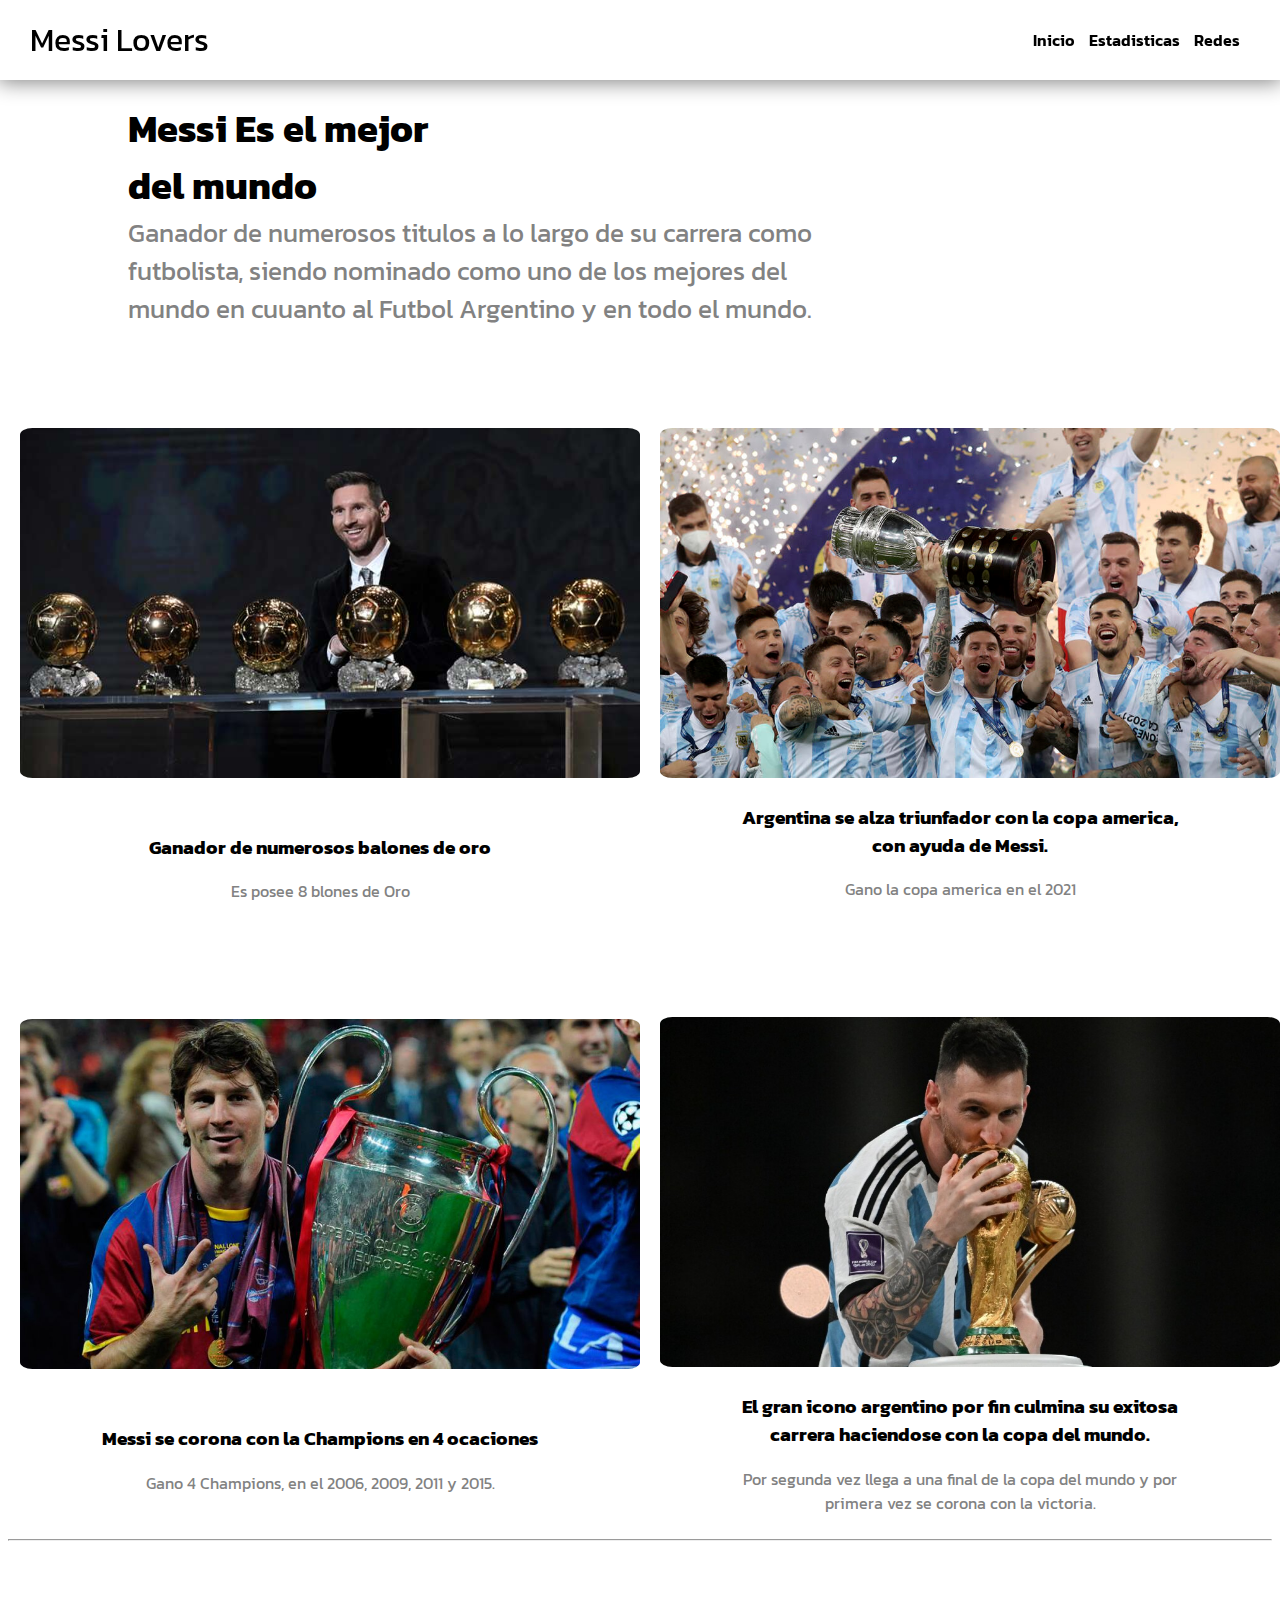
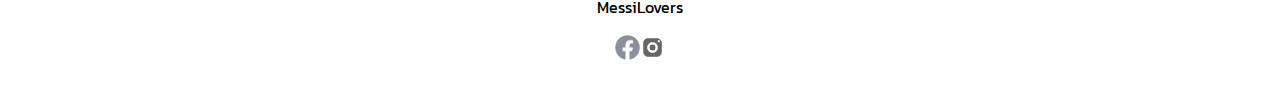
<file: index.html>
<!DOCTYPE html>
<html lang="en">
<head>
    <meta charset="UTF-8">
    <meta name="viewport" content="width=device-width, initial-scale=1.0">
    <link rel="stylesheet" href="assets/css/styles.css">
    <title>MessiLovers</title>
</head>
<body>
    <header>
        <a href="index.html" class="logo">Messi Lovers</a>
        <nav>
        
          <a href="inicio.html">Inicio</a>
          <a href="estadisticas.html">Estadisticas</a>
          <a href="redes.html">Redes</a>
        
        </nav>
          
      </header>
      <div class="conter">
        <h1>Messi Es el mejor <br> del mundo </h1>
        <p>Ganador de numerosos titulos a lo largo de su carrera como <br> futbolista, siendo nominado como uno de los mejores del <br>mundo en cuuanto al Futbol Argentino y en todo el mundo.</p>
</div>

<main class="serv-container">
    <div>
        <img class="serv" src="assets/image/lionel-messi-ballon-dor-03112021_bl5vs2t263191mveyaie35f0e.jpg" alt="">
        <h3>Ganador de numerosos balones de oro</h3>
        <p>Es posee 8 blones de Oro</p>

        <img class="serv" src="assets/image/messi.jpg" alt="">
        <h3>Messi se corona con la Champions en 4 ocaciones</h3>
        <p>Gano 4 Champions, en el 2006, 2009, 2011 y 2015.</p>
    </div>
    <div>
        <img class="servi" src="assets/image/07-10 CA Foto Principal.jpeg" alt="">
        <h3>Argentina se alza triunfador con la copa america,<br> con ayuda de Messi.</h3>
        <p>Gano la copa america en el 2021</p>

        <img class="servi" src="assets/image/descarga.jpeg" alt="">
        <h3>El gran icono argentino por fin culmina su exitosa <br> carrera haciendose con la copa del mundo.</h3>
        <p>Por segunda vez llega a una final de la copa del mundo y por <br> primera vez se corona con la victoria. </p>
    </div>
</main>
<hr>
    <footer>
        <div class="container-foot">
            <p>MessiLovers</p>
            <div class="imgs">
                <img class="img" src="assets/image/facebook.png"  alt="">
                <img class="img" src="assets/image/Instragram.png" alt="">
            </div>
        </div>
    </footer>

    
</body>
</html>
</file>
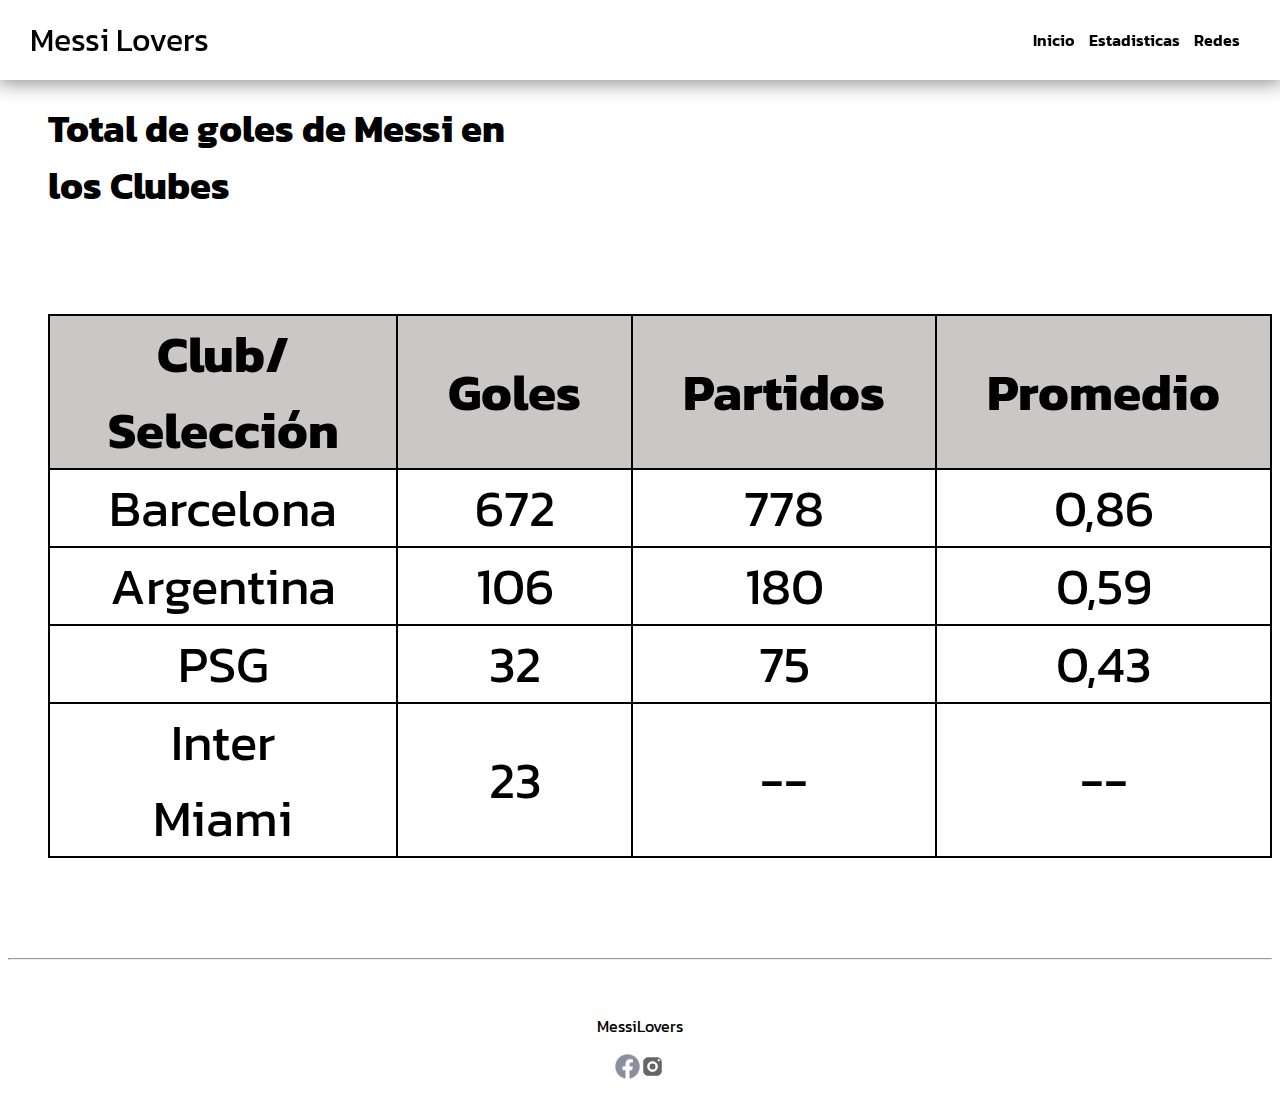
<file: estadisticas.html>
<!DOCTYPE html>
<html lang="en">
<head>
    <meta charset="UTF-8">
    <meta name="viewport" content="width=device-width, initial-scale=1.0">
    <link rel="stylesheet" href="assets/css/estadisticas.css">
    <title>Estadisticas</title>
</head>
<body>
    <header>
        <a href="index.html" class="logo">Messi Lovers</a>
        <nav>
        
          <a href="inicio.html">Inicio</a>
          <a href="estadisticas.html">Estadisticas</a>
          <a href="redes.html">Redes</a>
        
        </nav>
          
      </header>
      <div class="texto">
        <h2>Total de goles de Messi en <br>los Clubes</h2>
      </div>
     <div class="tabla">
      <table>
        <tr>
          <th>Club/ <br> Selección</th>
          <th>Goles</th>
          <th>Partidos</th>
          <th>Promedio</th>
        </tr>
        <tr>
          <td>Barcelona</td>
          <td>672</td>
          <td>778</td>
          <td>0,86</td>
        </tr>
        <tr>
          <td>Argentina</td>
          <td>106</td>
          <td>180</td>
          <td>0,59</td>
        </tr>
        <tr>
          <td>PSG</td>
          <td>32</td>
          <td>75</td>
          <td>0,43</td>
        </tr>
        <tr>
          <td>Inter Miami</td>
          <td>23</td>
          <td>--</td>
          <td>--</td>
        </tr>
      </table>
    </div>


      <hr>
    <footer>
        <div class="container-foot">
            <p>MessiLovers</p>
            <div class="imgs">
                <img class="img" src="assets/image/facebook.png"  alt="">
                <img class="img" src="assets/image/Instragram.png" alt="">
            </div>
        </div>
    </footer>
</body>
</html>
</file>
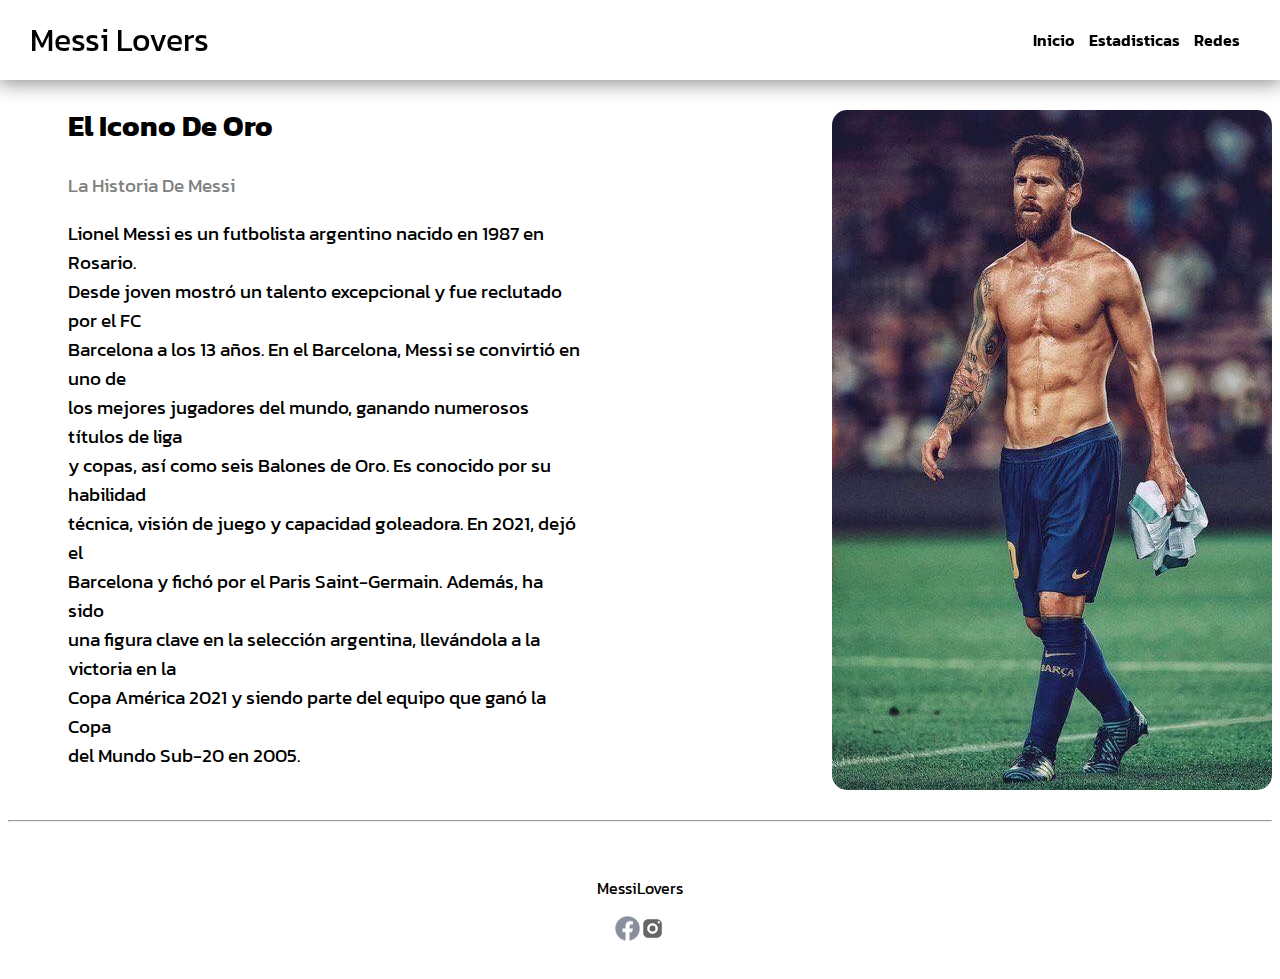
<file: inicio.html>
<!DOCTYPE html>
<html lang="en">
<head>
    <meta charset="UTF-8">
    <meta name="viewport" content="width=device-width, initial-scale=1.0">
    <link rel="stylesheet" href="assets/css/inicio.css">
    <title>Inicio</title>
</head>
<body>
    <header>
        <a href="index.html" class="logo">Messi Lovers</a>
        <nav>
        
          <a href="inicio.html">Inicio</a>
          <a href="estadisticas.html">Estadisticas</a>
          <a href="redes.html">Redes</a>
        
        </nav>
          
      </header>

      <div class="titulo">
        <div>
        <h2 >El Icono De Oro</h2>
        <p1 class="p1">La Historia De Messi </p1>
        <p>Lionel Messi es un futbolista argentino nacido en 1987 en Rosario. <br> Desde joven mostró un talento excepcional y fue reclutado por el FC <br> Barcelona a los 13 años. En el Barcelona, Messi se convirtió en uno de <br>los mejores jugadores del mundo, ganando numerosos títulos de liga <br> y copas, así como seis Balones de Oro. Es conocido por su habilidad <br>técnica, visión de juego y capacidad goleadora. En 2021, dejó el <br> Barcelona y fichó por el Paris Saint-Germain. Además, ha sido <br> una figura clave en la selección argentina, llevándola a la victoria en la <br> Copa América 2021 y siendo parte del equipo que ganó la Copa <br>del Mundo Sub-20 en 2005.</p>
        </div>
      
        <img class="foto" src="assets/image/messicamisa.jpg" alt="">
      </div>
      <hr>
    <footer>
        <div class="container-foot">
            <p>MessiLovers</p>
            <div class="imgs">
                <img class="img" src="assets/image/facebook.png"  alt="">
                <img class="img" src="assets/image/Instragram.png" alt="">
            </div>
        </div>
    </footer>
</body>
</html>
</file>
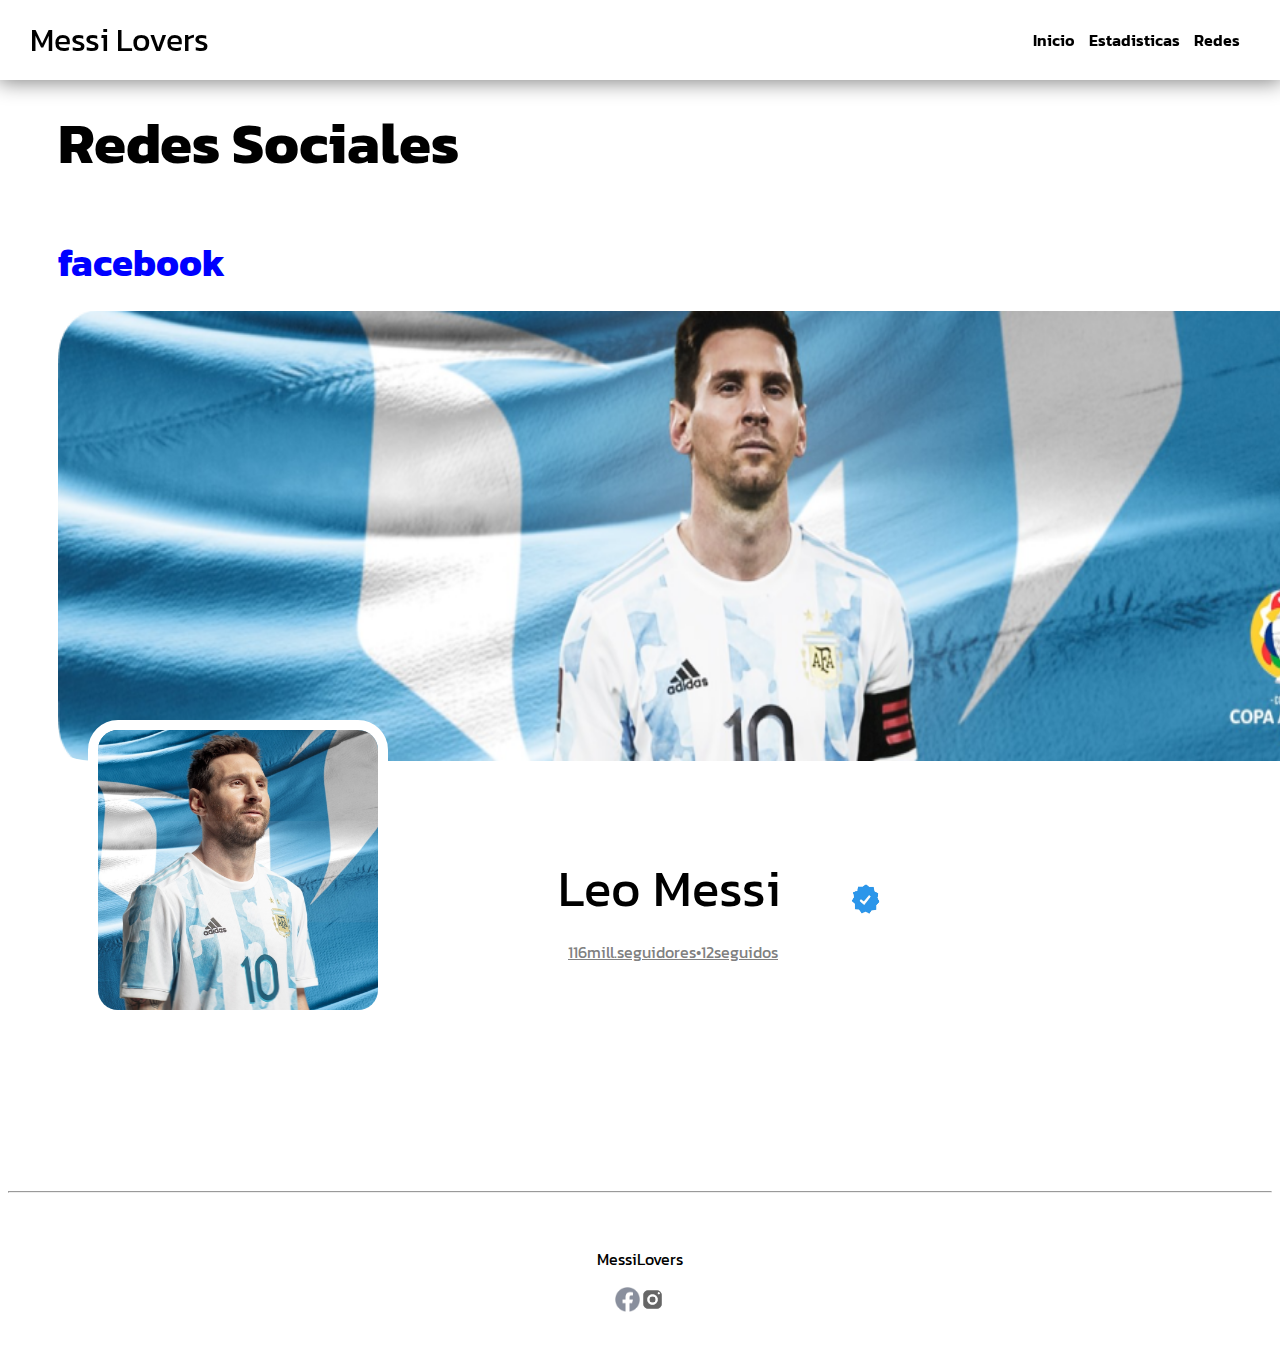
<file: redes.html>
<!DOCTYPE html>
<html lang="en">
<head>
    <meta charset="UTF-8">
    <meta name="viewport" content="width=device-width, initial-scale=1.0">
    <link rel="stylesheet" href="assets/css/redes.css">
    <title>Redes</title>
</head>
<body>
    <header>
        <a href="index.html" class="logo">Messi Lovers</a>
        <nav>
        
          <a href="inicio.html">Inicio</a>
          <a href="estadisticas.html">Estadisticas</a>
          <a href="redes.html">Redes</a>
        
        </nav>
          
      </header>
      <div class="red">
        <h2>Redes Sociales</h2>
      </div>
      <div class="facebook">
        <h3>facebook</h3>
        <img class="banner" src="assets/image/Captura de pantalla 2024-06-15 141440.png" alt="">
        <img class="perfil" src="assets/image/Captura de pantalla 2024-06-15 141535.png" alt="">
        <img src="assets/image/verificado.png" alt="" class="verific">
        <p class="nombre">Leo Messi</p>
        <p class="cifra">116mill.seguidores•12seguidos</p>
      </div>

      <hr>
    <footer>
        <div class="container-foot">
            <p>MessiLovers</p>
            <div class="imgs">
                <img class="img" src="assets/image/facebook.png"  alt="">
                <img class="img" src="assets/image/Instragram.png" alt="">
            </div>
        </div>
    </footer>
</body>
</html>
</file>
<file: assets/css/styles.css>
@import url('https://fonts.googleapis.com/css2?family=Kanit:ital,wght@0,100;0,200;0,300;0,400;0,500;0,600;0,700;0,800;0,900;1,100;1,200;1,300;1,400;1,500;1,600;1,700;1,800;1,900&display=swap');


* {
    list-style: none;
    font-family: "Kanit", sans-serif;
    box-sizing: border-box;
    text-decoration: none;
}

body{
  background-color: rgb(255, 255, 255)
}
header{
  display: flex;
  background-color: white;
  position:fixed;
  left:0;
  right:0;
  width: 100%;
  height: 5rem;
  top:0;
  justify-content: space-around;
  align-items: center;
  box-shadow: 0 0 20px 2px #808080;
  padding: 0 30px;
  flex-direction: row;
  justify-content: space-between;

}

.logo{
    font-size: 2rem;
    color: black;
  }
  
  nav a{
    font-weight: 600;
    padding-right: 10px;
    color: black;
  }
  
  nav a:hover{
    font-size: 1.5rem;
    color: #808080
  }
  
  .conter h1 {
    margin: 100px 0 0 120px;
    display: flex;
    font-size: 3vw;
  }
  .conter p {
    margin: 0 0 0 120px;
    display: flex;
    color: #828282;
    font-size: 2vw;
  }
  
  .serv{
    width: 620px;
    height: 350px;
    margin: 100px 0px 30px 20px;
    border-radius: 2%;
  }
  .servi{
    width: 620px;
    height: 350px;
    margin: 100px 0px 0 20px;
    border-radius: 2%;
  
  }
  
  main{
    display: flex;
    justify-content: center;
    text-align: center;
  }
  main p{
    color: #828282;
  }
  
  footer{
    padding: 30px 30px 30px 30px;
  }
  .container-foot p{
    display: flex;
    justify-content: center;
  }
  .img{
    width:25px ;
    height: 25px;
  }
  
  .imgs{
    display: flex;
    justify-content: center;
  }
</file>
<file: assets/css/estadisticas.css>
@import url('https://fonts.googleapis.com/css2?family=Kanit:ital,wght@0,100;0,200;0,300;0,400;0,500;0,600;0,700;0,800;0,900;1,100;1,200;1,300;1,400;1,500;1,600;1,700;1,800;1,900&display=swap');


* {
    list-style: none;
    font-family: "Kanit", sans-serif;
    box-sizing: border-box;
    text-decoration: none;
}

body{
  background-color: rgb(255, 255, 255)
}
header{
  display: flex;
  background-color: white;
  position:fixed;
  left:0;
  right:0;
  width: 100%;
  height: 5rem;
  top:0;
  justify-content: space-around;
  align-items: center;
  box-shadow: 0 0 20px 2px #808080;
  padding: 0 30px;
  flex-direction: row;
  justify-content: space-between;

}

.logo{
    font-size: 2rem;
    color: black;
  }
  
  nav a{
    font-weight: 600;
    padding-right: 10px;
    color: black;
  }
  
  nav a:hover{
    font-size: 1.5rem;
    color: #808080
  }

  .tabla{
    margin: 100px 0 100px 40px;
    display: flex;
  }
  
  table,th,td{
    border: 2px solid;
    text-align: center;
    
  }
  
  table{
    border-collapse: collapse;
    width: 1400px;
  
  }
  th,td{
    padding:5px;
    font-size: 4vw;
    padding: 0 50px 0 50px;
  }
  th{
    background-color: #ccc7c7;
    
  }
  .texto{
    margin: 100px 0 0 40px;
    font-size: 2vw;
  }


  
  footer{
    padding: 30px 30px 30px 30px;
  }
  .container-foot p{
    display: flex;
    justify-content: center;
  }
  .img{
    width:25px ;
    height: 25px;
  }
  
  .imgs{
    display: flex;
    justify-content: center;
  }
</file>
<file: assets/css/inicio.css>
@import url('https://fonts.googleapis.com/css2?family=Kanit:ital,wght@0,100;0,200;0,300;0,400;0,500;0,600;0,700;0,800;0,900;1,100;1,200;1,300;1,400;1,500;1,600;1,700;1,800;1,900&display=swap');


* {
    list-style: none;
    font-family: "Kanit", sans-serif;
    box-sizing: border-box;
    text-decoration: none;
}

body{
  background-color: rgb(255, 255, 255)
}
header{
  display: flex;
  background-color: white;
  position:fixed;
  left:0;
  right:0;
  width: 100%;
  height: 5rem;
  top:0;
  justify-content: space-around;
  align-items: center;
  box-shadow: 0 0 20px 2px #808080;
  padding: 0 30px;
  flex-direction: row;
  justify-content: space-between;

}

.logo{
    font-size: 2rem;
    color: black;
  }
  
  nav a{
    font-weight: 600;
    padding-right: 10px;
    color: black;
  }
  
  nav a:hover{
    font-size: 1.5rem;
    color: #808080
  }

  .titulo{
    display: flex;
    margin: 80px 0 30px 60px;
    font-size: 1.5vw;
  
  }
  .titulo .p1{
    color: #808080;
  }
  
  .foto{
    width: 450px;
    border-radius: 15px;
    margin: 30px 0 0 250px;
  }




footer{
    padding: 30px 30px 30px 30px;
  }
  .container-foot p{
    display: flex;
    justify-content: center;
  }
  .img{
    width:25px ;
    height: 25px;
  }
  
  .imgs{
    display: flex;
    justify-content: center;
  }
</file>
<file: assets/css/redes.css>
@import url('https://fonts.googleapis.com/css2?family=Kanit:ital,wght@0,100;0,200;0,300;0,400;0,500;0,600;0,700;0,800;0,900;1,100;1,200;1,300;1,400;1,500;1,600;1,700;1,800;1,900&display=swap');


* {
    list-style: none;
    font-family: "Kanit", sans-serif;
    box-sizing: border-box;
    text-decoration: none;
}

body{
  background-color: rgb(255, 255, 255)
}
header{
  display: flex;
  background-color: white;
  position:fixed;
  left:0;
  right:0;
  width: 100%;
  height: 5rem;
  top:0;
  justify-content: space-around;
  align-items: center;
  box-shadow: 0 0 20px 2px #808080;
  padding: 0 30px;
  flex-direction: row;
  justify-content: space-between;

}

.red{
    margin: 100px 0 0 50px;
    font-size: 3vw;
  }
  .facebook{
    justify-content: center;
    margin: 0 0 900px 50px;
  }
  .facebook h3{
    color: blue;
    font-size: 3vw; /*Tamaño de la fuente*/
    margin: 0 0 20px 0;
  }
  
  .facebook .perfil, .banner, .verific{
    display: flex;
    justify-content: left;
  }
  
  
  .facebook .perfil{
    margin: 0 0 0 30px;
  }
  .banner{
    width: 1350px;
    height: 450px;
    border-radius: 3%;
    z-index: -1;
    position: absolute;
  
  
  }
  .perfil{
    width: 300px;
    height: 300px;
    border-radius: 10%;
    border: 10px solid;
    border-color: rgb(255, 255, 255);
    z-index: 1;
    position: absolute;
    top: 720px;
  }
  .nombre{
    z-index: 2;
    position: absolute;
    top:850px;
    margin: 0 0 0 500px;
    font-size: 4vw;
  }
  .cifra{
    z-index: 3;
    position: absolute;
    top:940px;
    margin: 0 0 0 510px;
    color: #808080;
    text-decoration:underline
  }
  .verific{
    width: 35px;
    height: 35px;
    z-index: 3;
    position: absolute;
    top:880px;
    margin: 0 0 0 790px;
  }

.logo{
    font-size: 2rem;
    color: black;
  }
  
  nav a{
    font-weight: 600;
    padding-right: 10px;
    color: black;
  }
  
  nav a:hover{
    font-size: 1.5rem;
    color: #808080
  }







footer{
    padding: 30px 30px 30px 30px;
  }
  .container-foot p{
    display: flex;
    justify-content: center;
  }
  .img{
    width:25px ;
    height: 25px;
  }
  
  .imgs{
    display: flex;
    justify-content: center;
  }
</file>
